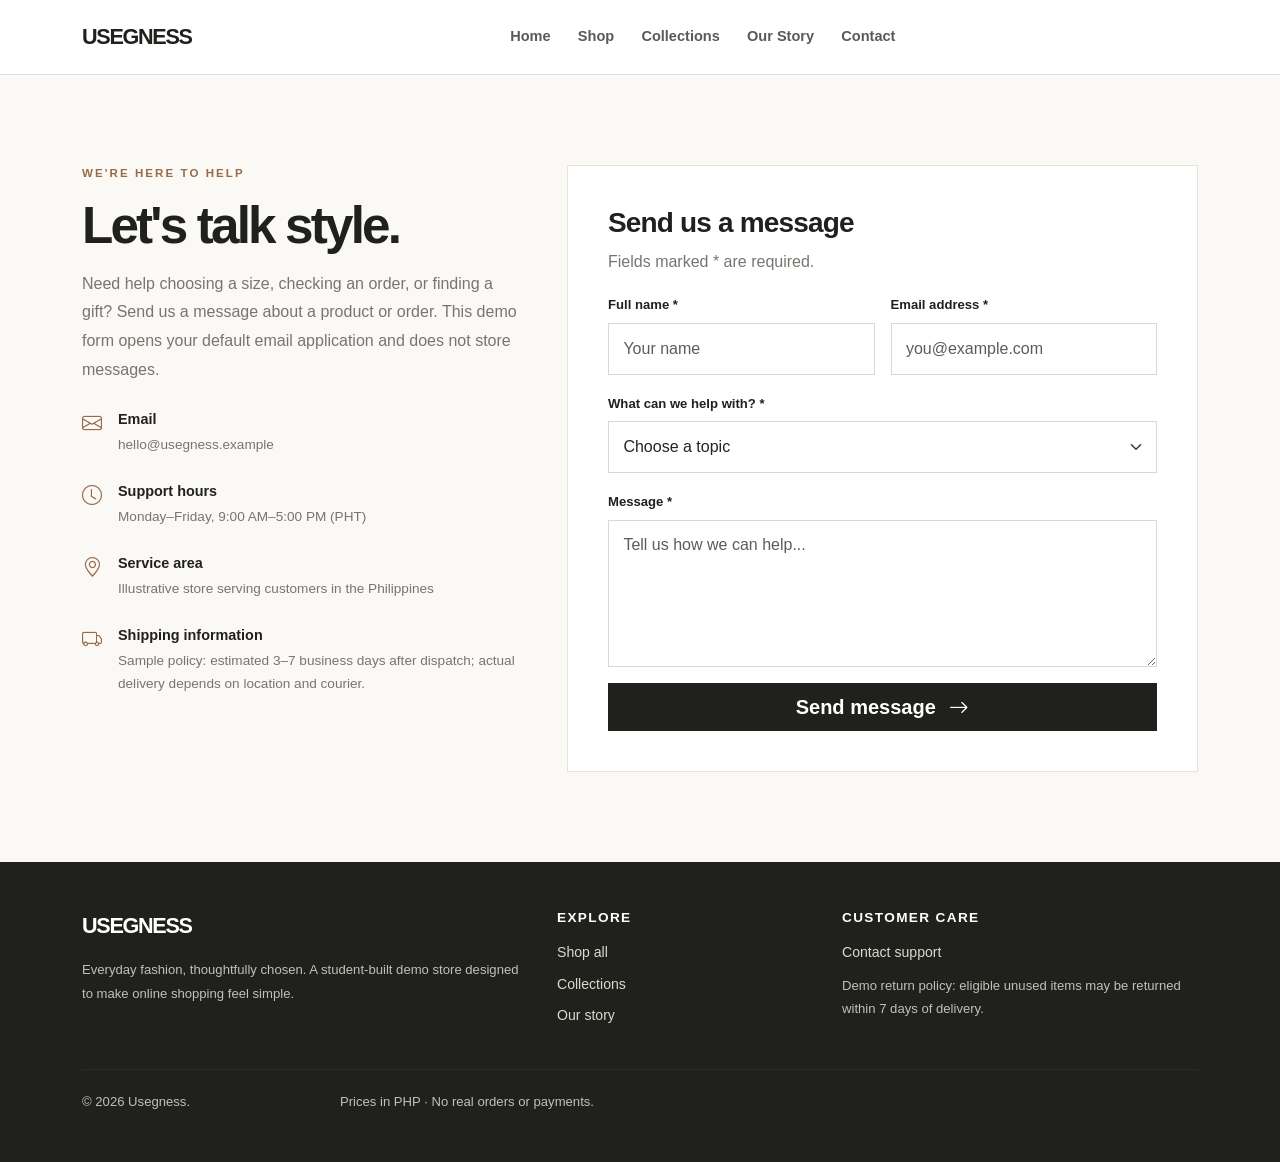
<file: contact.html>
<!DOCTYPE html>
<html lang="en">
<head>
    <meta charset="UTF-8">
    <meta name="viewport" content="width=device-width, initial-scale=1.0">
    <meta name="description" content="Usegness — everyday style, made for you.">
    <title>Contact | Usegness</title>

    
    <link href="https://cdn.jsdelivr.net/npm/bootstrap@5.3.3/dist/css/bootstrap.min.css" rel="stylesheet">
    <link href="https://cdn.jsdelivr.net/npm/bootstrap-icons@1.11.3/font/bootstrap-icons.min.css" rel="stylesheet">
    <!-- Native CSS -->
    <link rel="stylesheet" href="assets/css/style.css">
</head>
<body>
    
    <nav class="navbar navbar-expand-lg navbar-light bg-white sticky-top border-bottom">
        <div class="container">
            <a class="navbar-brand brand-mark" href="index.html" aria-label="Usegness home">USEGNESS</a>
<div class="navbar-menu">
                <ul class="navbar-nav mx-auto my-3 my-lg-0">
                    <li class="nav-item"><a class="nav-link" href="index.html">Home</a></li>
                    <li class="nav-item"><a class="nav-link" href="shop.html">Shop</a></li>
                    <li class="nav-item"><a class="nav-link" href="collections.html">Collections</a></li>
                    <li class="nav-item"><a class="nav-link" href="about.html">Our Story</a></li>
                    <li class="nav-item"><a class="nav-link" href="contact.html">Contact</a></li>
                </ul>
</div>
        </div>
    </nav>


<main>
        <!-- CONTACT -->
        <section id="contact" class="contact-section section-space">
            <div class="container">
                <div class="row g-5">
                    <div class="col-lg-5">
                        <p class="eyebrow">WE'RE HERE TO HELP</p>
                        <h2>Let's talk style.</h2>
                        <p class="muted-copy">Need help choosing a size, checking an order, or finding a gift? Send us a message about a product or order. This demo form opens your default email application and does not store messages.</p>
                        <div class="contact-detail"><i class="bi bi-envelope"></i><div><strong>Email</strong><span>hello@usegness.example</span></div></div>
                        <div class="contact-detail"><i class="bi bi-clock"></i><div><strong>Support hours</strong><span>Monday–Friday, 9:00 AM–5:00 PM (PHT)</span></div></div>
                        <div class="contact-detail"><i class="bi bi-geo-alt"></i><div><strong>Service area</strong><span>Illustrative store serving customers in the Philippines</span></div></div>
                        <div class="contact-detail"><i class="bi bi-truck"></i><div><strong>Shipping information</strong><span>Sample policy: estimated 3–7 business days after dispatch; actual delivery depends on location and courier.</span></div></div>
                    </div>
                    <div class="col-lg-7">
                        <form class="contact-form" action="mailto:hello@usegness.example" method="post" enctype="text/plain">
                            <h3>Send us a message</h3>
                            <p class="muted-copy">Fields marked * are required.</p>
                            <div class="row g-3">
                                <div class="col-md-6"><label for="contact-name" class="form-label">Full name *</label><input class="form-control" id="contact-name" name="name" required maxlength="100" placeholder="Your name"></div>
                                <div class="col-md-6"><label for="contact-email" class="form-label">Email address *</label><input class="form-control" id="contact-email" name="email" type="email" required maxlength="150" placeholder="you@example.com"></div>
                                <div class="col-12"><label for="contact-topic" class="form-label">What can we help with? *</label><select class="form-select" id="contact-topic" name="topic" required><option value="">Choose a topic</option><option>Product question</option><option>Size and fit</option><option>Shipping and delivery</option><option>Returns and exchanges</option><option>Other inquiry</option></select></div>
                                <div class="col-12"><label for="contact-message" class="form-label">Message *</label><textarea class="form-control" id="contact-message" name="message" rows="5" required maxlength="1500" placeholder="Tell us how we can help..."></textarea></div>
                                <div class="col-12"><button class="btn btn-dark btn-lg w-100" type="submit">Send message <i class="bi bi-arrow-right ms-2"></i></button></div>
                            </div>
                        </form>
                    </div>
                </div>
            </div>
        </section>
    </main>

    <!-- Footer -->
    <footer class="site-footer py-5">
        <div class="container">
            <div class="row g-4">
                <div class="col-md-5"><a class="footer-brand" href="index.html">USEGNESS</a><p class="footer-copy mt-3">Everyday fashion, thoughtfully chosen. A student-built demo store designed to make online shopping feel simple.</p></div>
                <div class="col-6 col-md-3"><h3>Explore</h3><a href="shop.html">Shop all</a><a href="collections.html">Collections</a><a href="about.html">Our story</a></div>
                <div class="col-6 col-md-4"><h3>Customer care</h3><a href="contact.html">Contact support</a><p class="footer-copy mt-2">Demo return policy: eligible unused items may be returned within 7 days of delivery.</p></div>
            </div>
            <hr class="footer-rule">
            <div class="d-flex flex-column flex-md-row justify-content-between gap-2 small footer-copy"><span>© 2026 Usegness. </span><span>  Prices in PHP · No real orders or payments.</span></div>
        </div>
    </footer>
</body>
</html>
</file>
<file: assets/css/style.css>
:root {
    --ink: #20201d;
    --muted: #77756f;
    --paper: #fbf9f5;
    --sand: #eee7dc;
    --accent: #9b6947;
    --line: #e7e2da;
}

html { scroll-behavior: smooth; scroll-padding-top: 88px; }
body { margin: 0; color: var(--ink); background: #fff; font-family: Arial, Helvetica, sans-serif; }
section[id] { scroll-margin-top: 88px; }
a { color: inherit; }
.announcement-bar { background: var(--ink); color: #fff; font-size: .69rem; letter-spacing: .13em; }
.brand-mark, .footer-brand { font-size: 1.35rem; font-weight: 900; letter-spacing: -.06em; text-decoration: none; color: var(--ink); }
.brand-mark span, .footer-brand span { color: var(--accent); }
.navbar { padding: 1rem 0; }
.nav-link { margin: 0 .35rem; font-size: .91rem; font-weight: 600; }
.nav-link:hover, .nav-link:focus { color: var(--accent); }
.btn { border-radius: 0; font-weight: 700; }
.btn-dark { background: var(--ink); border-color: var(--ink); }
.btn-dark:hover { background: var(--accent); border-color: var(--accent); }
.btn-outline-dark:hover { background: var(--ink); }
.cart-trigger { white-space: nowrap; }

.hero-section { padding: clamp(3.5rem, 7vw, 6.5rem) 0; background: var(--paper); overflow: hidden; }
.eyebrow { margin-bottom: 1rem; color: var(--accent); font-size: .72rem; font-weight: 800; letter-spacing: .18em; }
.hero-copy h1 { margin: 0 0 1.35rem; font-size: clamp(3.4rem, 7vw, 6.4rem); line-height: .99; font-weight: 800; letter-spacing: -.075em; }
.hero-copy h1 em { color: var(--accent); font-family: Georgia, serif; font-weight: 400; }
.hero-lead { max-width: 32rem; color: #62615c; font-size: 1.08rem; line-height: 1.85; }
.hero-proof { color: var(--muted); font-size: .82rem; }
.hero-proof i { color: var(--accent); }
.hero-image-wrap { position: relative; min-height: 390px; }
.hero-image { width: 100%; height: 510px; max-height: 62vh; min-height: 390px; object-fit: cover; }
.image-note { position: absolute; right: -1rem; bottom: 1.5rem; display: grid; gap: .45rem; min-width: 235px; padding: 1.25rem 1.5rem; background: #fff; box-shadow: 0 12px 35px #00000012; }
.image-note span { color: var(--accent); font-size: .65rem; letter-spacing: .13em; }
.image-note strong { font-family: Georgia, serif; font-size: 1.15rem; font-weight: 400; }

.promise-strip { border-bottom: 1px solid var(--line); }
.promise-strip .col-6 { display: flex; align-items: center; justify-content: center; gap: .65rem; font-size: .82rem; font-weight: 600; }
.promise-strip i { color: var(--accent); font-size: 1.15rem; }
.section-space { padding: clamp(4rem, 7vw, 6.5rem) 0; }
.section-heading { margin-bottom: 2rem; }
.section-heading h2, .story-copy h2, .contact-section h2 { margin-bottom: 1rem; font-size: clamp(2.2rem, 4vw, 3.4rem); line-height: 1.08; font-weight: 800; letter-spacing: -.055em; }
.muted-copy { color: var(--muted); line-height: 1.8; }
.section-heading .muted-copy { max-width: 38rem; }
.shop-controls { min-width: min(100%, 360px); }
.shop-controls .form-control, .shop-controls .form-select { min-height: 44px; border-radius: 0; border-color: var(--line); }
.product-card { height: 100%; border: 0; border-radius: 0; }
.product-image-wrap { position: relative; overflow: hidden; background: var(--paper); }
.product-image { width: 100%; height: 330px; object-fit: cover; transition: transform .4s ease; }
.product-card:hover .product-image { transform: scale(1.035); }
.product-badge { position: absolute; top: .85rem; left: .85rem; padding: .4rem .55rem; background: #fff; font-size: .65rem; font-weight: 800; letter-spacing: .08em; }
.product-card .card-body { padding: 1rem 0; }
.product-category { color: var(--muted); font-size: .7rem; letter-spacing: .12em; text-transform: uppercase; }
.product-card .card-title { margin-bottom: .45rem; font-size: 1rem; font-weight: 700; }
.product-description { min-height: 2.8em; color: var(--muted); font-size: .82rem; line-height: 1.65; }
.product-price { font-weight: 800; }
.product-old-price { margin-left: .45rem; color: #929089; font-size: .83rem; text-decoration: line-through; font-weight: 400; }
.product-card .btn { padding: .7rem; font-size: .83rem; }

.collections-section { background: var(--paper); }
.collection-card { position: relative; display: block; height: 440px; overflow: hidden; color: #fff; text-decoration: none; background: #ddd; }
.collection-card::after { position: absolute; inset: 0; content: ""; background: linear-gradient(0deg, #000b, transparent 65%); }
.collection-card img { width: 100%; height: 100%; object-fit: cover; transition: transform .5s ease; }
.collection-card:hover img { transform: scale(1.06); }
.collection-overlay { position: absolute; z-index: 1; right: 1.5rem; bottom: 1.5rem; left: 1.5rem; display: grid; gap: .55rem; }
.collection-overlay small { font-size: .65rem; letter-spacing: .15em; }
.collection-overlay strong { font-family: Georgia, serif; font-size: 2rem; font-weight: 400; }
.collection-overlay > span { font-size: .8rem; }
.collection-note { display: flex; justify-content: space-between; align-items: center; gap: 2rem; border: 1px solid var(--line); background: #fff; }
.collection-note h3 { font-size: clamp(1.5rem, 3vw, 2.2rem); font-weight: 800; letter-spacing: -.04em; }
.collection-note p:not(.eyebrow) { max-width: 48rem; color: var(--muted); line-height: 1.8; }

.story-image { width: 100%; min-height: 450px; max-height: 650px; object-fit: cover; }
.story-copy > p:not(.eyebrow) { color: #66645e; line-height: 1.85; }
.value-card { height: 100%; padding: 1.1rem; border: 1px solid var(--line); }
.value-card i { color: var(--accent); font-size: 1.35rem; }
.value-card h3 { margin: .7rem 0 .4rem; font-size: .95rem; font-weight: 800; }
.value-card p { margin: 0; color: var(--muted); font-size: .8rem; line-height: 1.65; }

.contact-section { background: var(--paper); }
.contact-detail { display: flex; gap: 1rem; margin-top: 1.5rem; }
.contact-detail > i { color: var(--accent); font-size: 1.25rem; }
.contact-detail div { display: grid; gap: .25rem; }
.contact-detail strong { font-size: .9rem; }
.contact-detail span { color: var(--muted); font-size: .85rem; line-height: 1.65; }
.contact-form { padding: clamp(1.25rem, 4vw, 2.5rem); background: #fff; border: 1px solid var(--line); }
.contact-form h3 { font-weight: 800; letter-spacing: -.03em; }
.form-label { font-size: .82rem; font-weight: 700; }
.form-control, .form-select { padding: .8rem .9rem; border-radius: 0; border-color: #dcd7cf; }
.form-control:focus, .form-select:focus { border-color: var(--accent); box-shadow: 0 0 0 .2rem #9b69471c; }

.cart-item { display: flex; align-items: center; justify-content: space-between; gap: 1rem; padding: 1rem 0; border-bottom: 1px solid var(--line); }
.cart-item:last-child { border-bottom: 0; }
.cart-item-info { flex: 1; }
.cart-item-name { margin-bottom: .3rem; font-weight: 800; }
.cart-item-meta { color: var(--muted); font-size: .8rem; }
.cart-item-controls { display: flex; align-items: center; gap: .5rem; }
.quantity-btn { width: 30px; height: 30px; border: 1px solid var(--line); background: #fff; }
.quantity-btn:hover { background: var(--paper); }
.remove-btn { padding: .25rem; border: 0; background: transparent; color: #a13e32; font-size: .78rem; }
.cart-summary { display: flex; justify-content: space-between; padding-top: 1rem; border-top: 1px solid var(--line); }
.empty-cart { padding: 2rem 0; color: var(--muted); text-align: center; }
.site-footer { background: var(--ink); color: #fff; }
.footer-brand { color: #fff; }
.site-footer h3 { margin-bottom: 1rem; font-size: .85rem; font-weight: 800; text-transform: uppercase; letter-spacing: .1em; }
.site-footer a:not(.footer-brand) { display: block; width: fit-content; margin: .65rem 0; color: #ddd8d0; font-size: .88rem; text-decoration: none; }
.site-footer a:hover { color: #fff; }
.footer-copy { max-width: 32rem; color: #c3bfb8; font-size: .82rem; line-height: 1.8; }
.footer-rule { margin: 2rem 0 1.25rem; border-color: #ffffff30; }

@media (max-width: 991.98px) {
    .hero-image { height: 430px; }
    .image-note { right: .5rem; }
    .product-image { height: 300px; }
    .collection-card { height: 380px; }
}
@media (max-width: 575.98px) {
    .announcement-bar { font-size: .57rem; letter-spacing: .07em; }
    .hero-image-wrap, .hero-image { min-height: 300px; height: 330px; }
    .hero-copy h1 { font-size: 3.45rem; }
    .image-note { right: .5rem; bottom: .75rem; min-width: 195px; padding: .85rem 1rem; }
    .promise-strip .col-6 { justify-content: flex-start; font-size: .72rem; }
    .product-image { height: 250px; }
    .collection-card { height: 350px; }
    .collection-note { align-items: flex-start; flex-direction: column; }
    .story-image { min-height: 300px; }
    .cart-item { align-items: flex-start; flex-wrap: wrap; }
}
@media (prefers-reduced-motion: reduce) {
    html { scroll-behavior: auto; }
    *, *::before, *::after { transition-duration: .01ms !important; animation-duration: .01ms !important; }
}


/* CSS-only navigation: links remain visible on every screen size. */
.navbar-menu { display: flex; align-items: center; flex: 1; }
.navbar-menu .navbar-nav { flex-direction: row; flex-wrap: wrap; justify-content: center; }
@media (max-width: 991.98px) {
    .navbar .container { align-items: flex-start; flex-direction: column; gap: .75rem; }
    .navbar-menu { width: 100%; }
    .navbar-menu .navbar-nav { flex-direction: row; justify-content: flex-start; gap: .15rem .4rem; margin: 0 !important; }
    .nav-link { padding: .35rem .2rem; }
}
</file>
